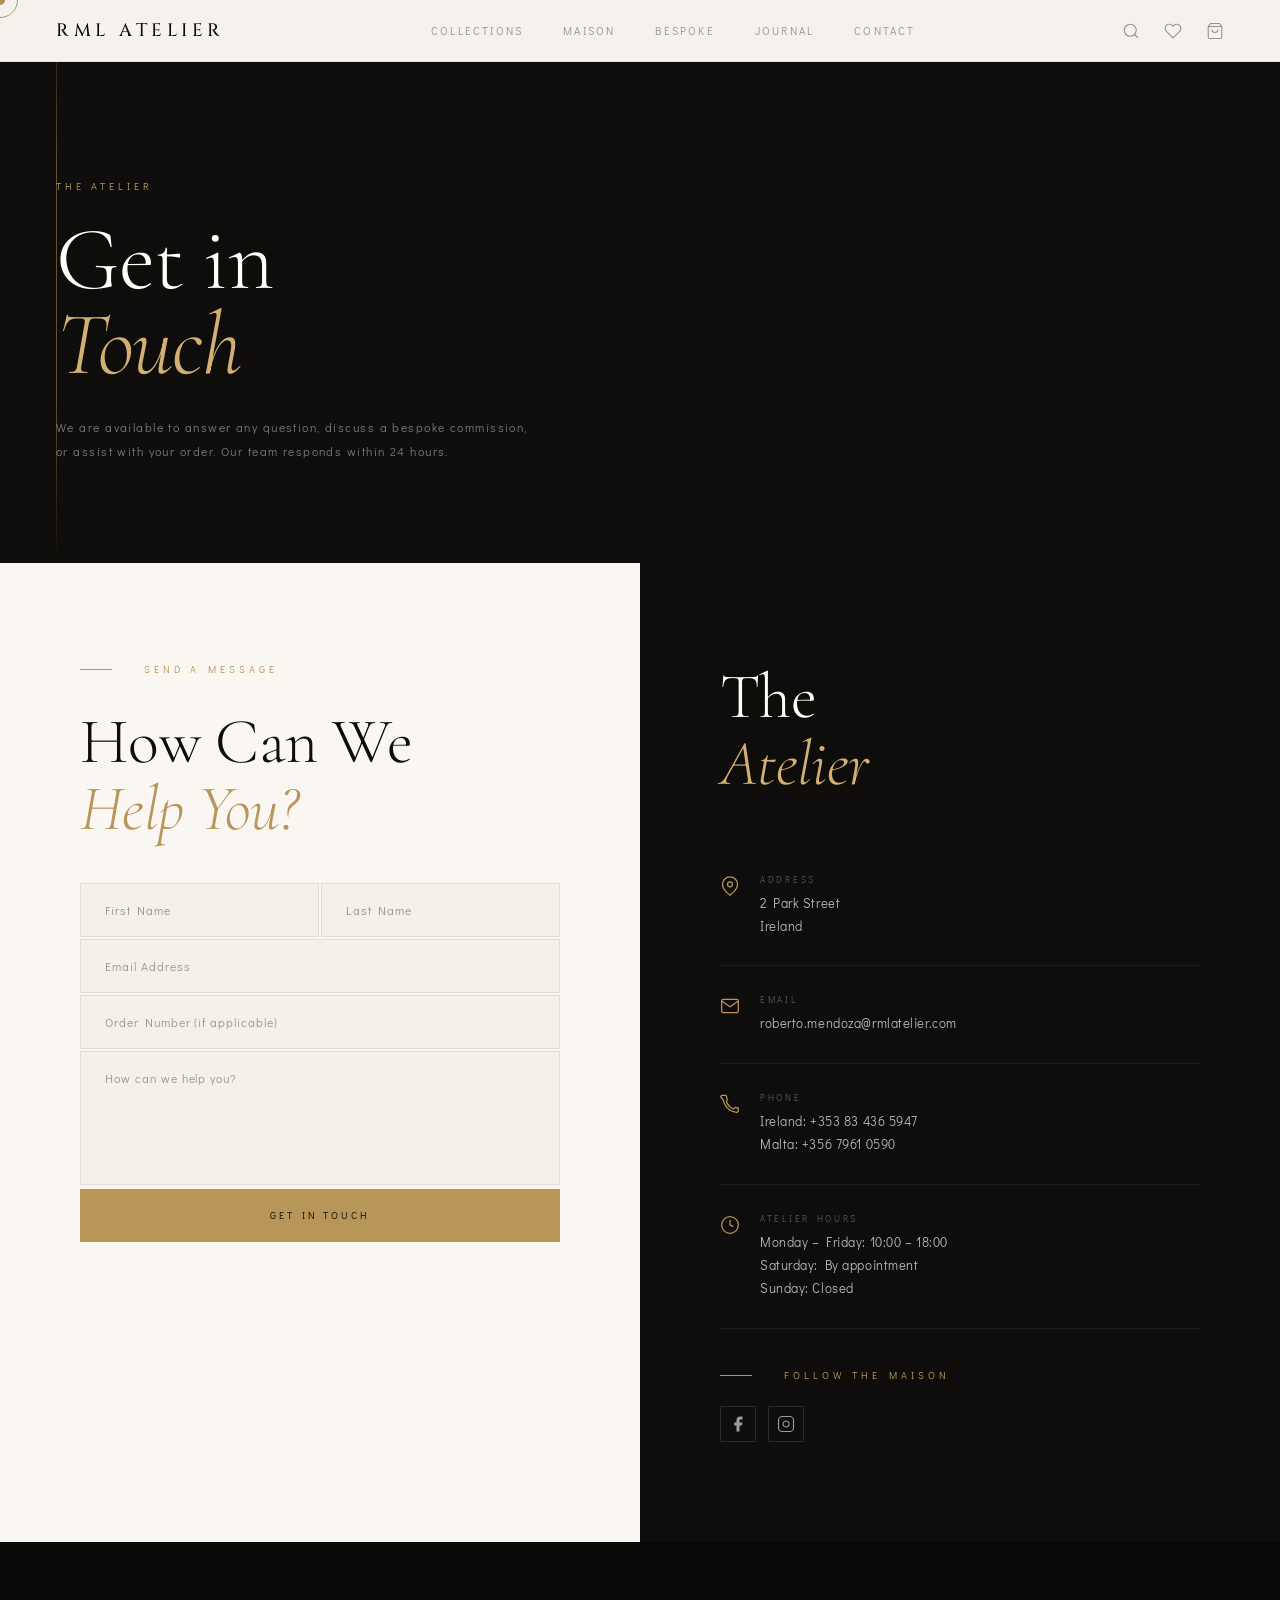
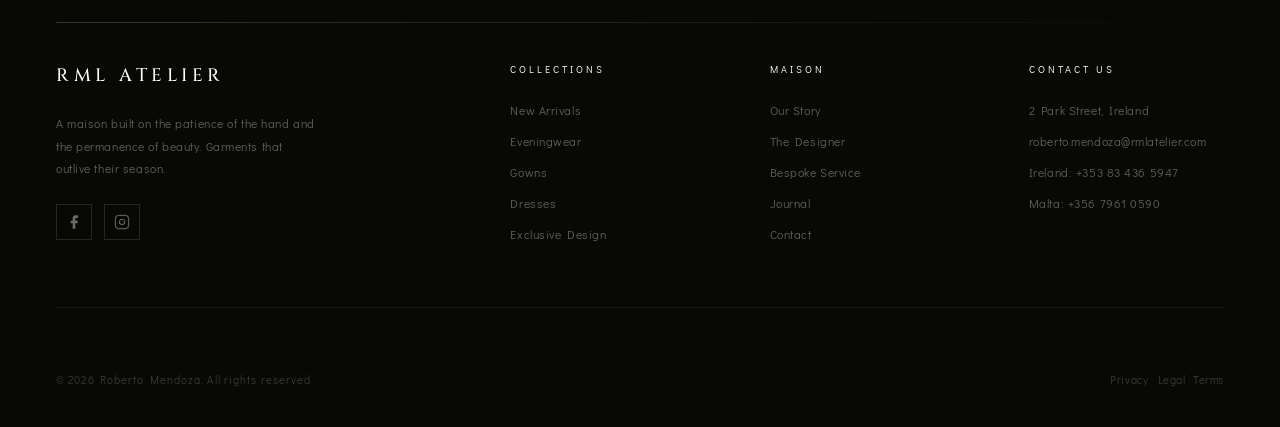
<file: contact.html>
<!DOCTYPE html>
<html lang="en">

<head>
    <meta charset="UTF-8">
    <meta name="viewport" content="width=device-width, initial-scale=1.0">
    <title>Contact — RML Atelier</title>
    <link rel="preconnect" href="https://fonts.googleapis.com">
    <link
        href="https://fonts.googleapis.com/css2?family=Cormorant+Garamond:ital,wght@0,300;0,400;0,500;1,300;1,400&family=Didact+Gothic&family=Cinzel:wght@400;500&display=swap"
        rel="stylesheet">
    <link rel="stylesheet" href="style.css">
</head>

<body>

    <div class="cursor" id="cursor"></div>
    <div class="cursor-ring" id="cursorRing"></div>

    <!-- Mobile Nav -->
    <div class="mobile-nav" id="mobileNav">
        <button class="mobile-nav-close" id="mobileNavClose" aria-label="Close menu">
            <svg width="20" height="20" viewBox="0 0 24 24" fill="none" stroke="currentColor" stroke-width="1.5">
                <line x1="18" y1="6" x2="6" y2="18" />
                <line x1="6" y1="6" x2="18" y2="18" />
            </svg>
        </button>
        <a href="index.html" class="mobile-logo">RML ATELIER</a>
        <nav class="mobile-links">
            <a href="collections.html">Collections</a>
            <a href="maison.html">Maison</a>
            <a href="bespoke.html">Bespoke</a>
            <a href="journal.html">Journal</a>
            <a href="contact.html">Contact</a>
        </nav>
        <div class="mobile-nav-footer">
            <p>2 Park Street, Ireland</p>
            <a href="mailto:roberto.mendoza@rmlatelier.com">roberto.mendoza@rmlatelier.com</a>
        </div>
    </div>
    <div class="mobile-nav-overlay" id="mobileNavOverlay"></div>

    <!-- Header -->
    <header id="header" class="preset-scrolled">
        <a href="index.html" class="logo">RML ATELIER</a>
        <nav>
            <a href="collections.html">Collections</a>
            <a href="maison.html">Maison</a>
            <a href="bespoke.html">Bespoke</a>
            <a href="journal.html">Journal</a>
            <a href="contact.html">Contact</a>
        </nav>
        <div class="nav-icons">
            <svg class="nav-icon" width="18" height="18" viewBox="0 0 24 24" fill="none" stroke="currentColor"
                stroke-width="1.5">
                <circle cx="11" cy="11" r="8" />
                <path d="M21 21l-4.35-4.35" />
            </svg>
            <svg class="nav-icon" width="18" height="18" viewBox="0 0 24 24" fill="none" stroke="currentColor"
                stroke-width="1.5">
                <path
                    d="M20.84 4.61a5.5 5.5 0 0 0-7.78 0L12 5.67l-1.06-1.06a5.5 5.5 0 0 0-7.78 7.78L12 21.23l8.84-8.84a5.5 5.5 0 0 0 0-7.78z" />
            </svg>
            <svg class="nav-icon" width="18" height="18" viewBox="0 0 24 24" fill="none" stroke="currentColor"
                stroke-width="1.5">
                <path d="M6 2 3 6v14a2 2 0 0 0 2 2h14a2 2 0 0 0 2-2V6l-3-4z" />
                <line x1="3" y1="6" x2="21" y2="6" />
                <path d="M16 10a4 4 0 0 1-8 0" />
            </svg>
            <button class="hamburger" id="hamburger"
                aria-label="Open menu"><span></span><span></span><span></span></button>
        </div>
    </header>

    <!-- Page Hero -->
    <div class="page-hero">
        <div class="page-hero-label">The Atelier</div>
        <h1 class="page-hero-title">Get in<br><em>Touch</em></h1>
        <p class="page-hero-sub">We are available to answer any question, discuss a bespoke commission, or assist with
            your order. Our team responds within 24 hours.</p>
    </div>

    <!-- Contact Body -->
    <div class="contact-wrap">

        <!-- Form side -->
        <div class="contact-form-side">
            <div class="section-label" style="margin-bottom:32px;">
                <span class="section-label-line"></span>
                Send a Message
            </div>
            <h2 class="section-title" style="margin-bottom:40px;">How Can We<br><em>Help You?</em></h2>
            <form class="contact-form" action="#" method="post">
                <div class="contact-form-row">
                    <input class="contact-input" type="text" placeholder="First Name" name="fname" required>
                    <input class="contact-input" type="text" placeholder="Last Name" name="lname" required>
                </div>
                <input class="contact-input" type="email" placeholder="Email Address" name="email" required>
                <input class="contact-input" type="text" placeholder="Order Number (if applicable)" name="order">
                <textarea class="contact-textarea" name="message" rows="6"
                    placeholder="How can we help you?"></textarea>
                <button class="contact-submit" type="submit">Get In Touch</button>
            </form>
        </div>

        <!-- Info side -->
        <div class="contact-info-side">
            <h2 class="section-title">The<br><em>Atelier</em></h2>

            <div class="contact-info-item">
                <div class="contact-info-icon">
                    <svg width="20" height="20" viewBox="0 0 24 24" fill="none" stroke="currentColor"
                        stroke-width="1.5">
                        <path d="M21 10c0 7-9 13-9 13s-9-6-9-13a9 9 0 0 1 18 0z" />
                        <circle cx="12" cy="10" r="3" />
                    </svg>
                </div>
                <div>
                    <div class="contact-info-label">Address</div>
                    <div class="contact-info-value">2 Park Street<br>Ireland</div>
                </div>
            </div>

            <div class="contact-info-item">
                <div class="contact-info-icon">
                    <svg width="20" height="20" viewBox="0 0 24 24" fill="none" stroke="currentColor"
                        stroke-width="1.5">
                        <path d="M4 4h16c1.1 0 2 .9 2 2v12c0 1.1-.9 2-2 2H4c-1.1 0-2-.9-2-2V6c0-1.1.9-2 2-2z" />
                        <polyline points="22,6 12,13 2,6" />
                    </svg>
                </div>
                <div>
                    <div class="contact-info-label">Email</div>
                    <div class="contact-info-value"><a
                            href="mailto:roberto.mendoza@rmlatelier.com">roberto.mendoza@rmlatelier.com</a></div>
                </div>
            </div>

            <div class="contact-info-item">
                <div class="contact-info-icon">
                    <svg width="20" height="20" viewBox="0 0 24 24" fill="none" stroke="currentColor"
                        stroke-width="1.5">
                        <path
                            d="M22 16.92v3a2 2 0 01-2.18 2 19.79 19.79 0 01-8.63-3.07A19.5 19.5 0 013.95 7.17 19.79 19.79 0 01.88 3.54 2 2 0 012.88 1.5h3a2 2 0 012 1.72 12.84 12.84 0 00.7 2.81 2 2 0 01-.45 2.11L7.91 9.91A16 16 0 0016 18l1.27-1.27a2 2 0 012.11-.45 12.84 12.84 0 002.81.7A2 2 0 0122 16.92z" />
                    </svg>
                </div>
                <div>
                    <div class="contact-info-label">Phone</div>
                    <div class="contact-info-value">
                        <a href="tel:+353834365947">Ireland: +353 83 436 5947</a><br>
                        <a href="tel:+35679610590">Malta: +356 7961 0590</a>
                    </div>
                </div>
            </div>

            <div class="contact-info-item">
                <div class="contact-info-icon">
                    <svg width="20" height="20" viewBox="0 0 24 24" fill="none" stroke="currentColor"
                        stroke-width="1.5">
                        <circle cx="12" cy="12" r="10" />
                        <polyline points="12 6 12 12 16 14" />
                    </svg>
                </div>
                <div>
                    <div class="contact-info-label">Atelier Hours</div>
                    <div class="contact-info-value">
                        Monday – Friday: 10:00 – 18:00<br>
                        Saturday: By appointment<br>
                        Sunday: Closed
                    </div>
                </div>
            </div>

            <div style="margin-top:40px;">
                <div class="section-label" style="margin-bottom:20px;">
                    <span class="section-label-line"></span>
                    Follow the Maison
                </div>
                <div class="footer-social">
                    <a href="https://www.facebook.com/profile.php?id=61576216606576" class="footer-social-link"
                        target="_blank" rel="noopener noreferrer" aria-label="Facebook"
                        style="color:rgba(255,255,255,0.6)"><svg width="18" height="18" viewBox="0 0 24 24"
                            fill="currentColor">
                            <path d="M18 2h-3a5 5 0 0 0-5 5v3H7v4h3v8h4v-8h3l1-4h-4V7a1 1 0 0 1 1-1h3z" />
                        </svg></a>
                    <a href="https://www.instagram.com/roberto_mendoza_latelier_" class="footer-social-link"
                        target="_blank" rel="noopener noreferrer" aria-label="Instagram"
                        style="color:rgba(255,255,255,0.6)"><svg width="18" height="18" viewBox="0 0 24 24" fill="none"
                            stroke="currentColor" stroke-width="1.5">
                            <rect x="2" y="2" width="20" height="20" rx="5" ry="5" />
                            <path d="M16 11.37A4 4 0 1 1 12.63 8 4 4 0 0 1 16 11.37z" />
                            <line x1="17.5" y1="6.5" x2="17.51" y2="6.5" />
                        </svg></a>
                </div>
            </div>
        </div>

    </div>

    <!-- Footer -->
    <footer>
        <div class="footer-gold-bar"></div>
        <div class="footer-top">
            <div class="footer-brand">
                <a href="index.html" class="logo">RML ATELIER</a>
                <p class="footer-desc">A maison built on the patience of the hand and the permanence of beauty. Garments
                    that outlive their season.</p>
                <div class="footer-social">
                    <a href="https://www.facebook.com/profile.php?id=61576216606576" class="footer-social-link"
                        target="_blank" rel="noopener noreferrer" aria-label="Facebook"><svg width="16" height="16"
                            viewBox="0 0 24 24" fill="currentColor">
                            <path d="M18 2h-3a5 5 0 0 0-5 5v3H7v4h3v8h4v-8h3l1-4h-4V7a1 1 0 0 1 1-1h3z" />
                        </svg></a>
                    <a href="https://www.instagram.com/roberto_mendoza_latelier_" class="footer-social-link"
                        target="_blank" rel="noopener noreferrer" aria-label="Instagram"><svg width="16" height="16"
                            viewBox="0 0 24 24" fill="none" stroke="currentColor" stroke-width="1.5">
                            <rect x="2" y="2" width="20" height="20" rx="5" ry="5" />
                            <path d="M16 11.37A4 4 0 1 1 12.63 8 4 4 0 0 1 16 11.37z" />
                            <line x1="17.5" y1="6.5" x2="17.51" y2="6.5" />
                        </svg></a>
                </div>
            </div>
            <div>
                <div class="footer-col-title">Collections</div>
                <ul class="footer-links">
                    <li><a href="collections.html">New Arrivals</a></li>
                    <li><a href="collections.html">Eveningwear</a></li>
                    <li><a href="collections.html">Gowns</a></li>
                    <li><a href="collections.html">Dresses</a></li>
                    <li><a href="collections.html">Exclusive Design</a></li>
                </ul>
            </div>
            <div>
                <div class="footer-col-title">Maison</div>
                <ul class="footer-links">
                    <li><a href="maison.html">Our Story</a></li>
                    <li><a href="maison.html">The Designer</a></li>
                    <li><a href="bespoke.html">Bespoke Service</a></li>
                    <li><a href="journal.html">Journal</a></li>
                    <li><a href="contact.html">Contact</a></li>
                </ul>
            </div>
            <div>
                <div class="footer-col-title">Contact Us</div>
                <ul class="footer-links">
                    <li><a href="#">2 Park Street, Ireland</a></li>
                    <li><a href="mailto:roberto.mendoza@rmlatelier.com">roberto.mendoza@rmlatelier.com</a></li>
                    <li><a href="tel:+353834365947">Ireland: +353 83 436 5947</a></li>
                    <li><a href="tel:+35679610590">Malta: +356 7961 0590</a></li>
                </ul>
            </div>
        </div>
        <div class="footer-bottom">
            <p class="footer-copy">© 2026 Roberto Mendoza. All rights reserved.</p>
            <p class="footer-copy" style="letter-spacing:0.05em;">Privacy · Legal · Terms</p>
        </div>
    </footer>

    <script src="shared.js"></script>
</body>

</html>
</file>
<file: style.css>
:root {
    --ink: #0e0d0b;
    --bone: #f5f0e8;
    --cream: #faf7f2;
    --gold: #b8965a;
    --gold-light: #d4af72;
    --ash: #9a9490;
    --charcoal: #2a2825;
    --warm-white: #fffef9;
}

*,
*::before,
*::after {
    margin: 0;
    padding: 0;
    box-sizing: border-box;
}

html {
    scroll-behavior: smooth;
}

body {
    background: var(--cream);
    color: var(--ink);
    font-family: "Didact Gothic", sans-serif;
    font-size: 14px;
    letter-spacing: 0.04em;
    overflow-x: hidden;
    cursor: none;
}

/* ── CUSTOM CURSOR ── */
.cursor {
    position: fixed;
    width: 10px;
    height: 10px;
    background: var(--gold);
    border-radius: 50%;
    pointer-events: none;
    z-index: 9999;
    transform: translate(-50%, -50%);
    transition:
        width 0.3s,
        height 0.3s,
        background 0.3s;
    mix-blend-mode: multiply;
}

.cursor-ring {
    position: fixed;
    width: 36px;
    height: 36px;
    border: 1px solid var(--gold);
    border-radius: 50%;
    pointer-events: none;
    z-index: 9998;
    transform: translate(-50%, -50%);
    transition:
        transform 0.12s ease-out,
        width 0.3s,
        height 0.3s;
}

body:hover .cursor {
    opacity: 1;
}

/* ── HEADER ── */
header {
    position: fixed;
    top: 0;
    left: 0;
    right: 0;
    z-index: 100;
    display: flex;
    align-items: center;
    justify-content: space-between;
    padding: 28px 56px;
    mix-blend-mode: normal;
    transition:
        background 0.5s,
        padding 0.4s;
}

header.scrolled {
    background: rgba(250, 247, 242, 0.95);
    backdrop-filter: blur(12px);
    padding: 18px 56px;
    border-bottom: 1px solid rgba(184, 150, 90, 0.2);
}

.logo {
    font-family: "Cinzel", serif;
    font-size: 18px;
    font-weight: 500;
    letter-spacing: 0.25em;
    color: var(--warm-white);
    text-decoration: none;
    transition: color 0.4s;
}

header.scrolled .logo {
    color: var(--ink);
}

nav {
    display: flex;
    gap: 40px;
    align-items: center;
}

nav a {
    font-family: "Didact Gothic", sans-serif;
    font-size: 11px;
    letter-spacing: 0.2em;
    text-transform: uppercase;
    color: rgba(255, 255, 255, 0.8);
    text-decoration: none;
    position: relative;
    transition: color 0.3s;
}

nav a::after {
    content: "";
    position: absolute;
    bottom: -4px;
    left: 0;
    right: 0;
    height: 1px;
    background: var(--gold-light);
    transform: scaleX(0);
    transform-origin: left;
    transition: transform 0.4s ease;
}

nav a:hover::after {
    transform: scaleX(1);
}

nav a:hover {
    color: var(--gold-light);
}

header.scrolled nav a {
    color: var(--ash);
}

header.scrolled nav a:hover {
    color: var(--ink);
}

.nav-icons {
    display: flex;
    gap: 24px;
    align-items: center;
}

.nav-icon {
    color: rgba(255, 255, 255, 0.8);
    cursor: none;
    transition: color 0.3s;
}

header.scrolled .nav-icon {
    color: var(--ash);
}

.nav-icon:hover {
    color: var(--gold-light);
}

/* ── HERO ── */
.hero {
    height: 100vh;
    position: relative;
    overflow: hidden;
    display: flex;
    align-items: flex-end;
}

.hero-bg {
    position: absolute;
    inset: 0;
    background:
        linear-gradient(
            160deg,
            rgba(14, 13, 11, 0.82) 0%,
            rgba(14, 13, 11, 0.52) 50%,
            rgba(14, 13, 11, 0.88) 100%
        ),
        url("https://media.rmlatelier.com/wp-content/uploads/2025/12/IMG_9219.webp")
            center top / cover no-repeat;
    z-index: 0;
}

/* Fabric texture overlay */
.hero-bg::before {
    content: "";
    position: absolute;
    inset: 0;
    background-image: url("data:image/svg+xml,%3Csvg xmlns='http://www.w3.org/2000/svg' width='4' height='4'%3E%3Crect width='1' height='1' x='0' y='0' fill='rgba(255,255,255,0.015)'/%3E%3Crect width='1' height='1' x='2' y='2' fill='rgba(255,255,255,0.015)'/%3E%3C/svg%3E");
    opacity: 0.8;
}

/* Gold accent line */
.hero-bg::after {
    content: "";
    position: absolute;
    left: 56px;
    top: 0;
    bottom: 0;
    width: 1px;
    background: linear-gradient(
        to bottom,
        transparent,
        rgba(184, 150, 90, 0.5) 30%,
        rgba(184, 150, 90, 0.5) 70%,
        transparent
    );
}

.hero-content {
    position: relative;
    z-index: 2;
    padding: 0 56px 100px;
    max-width: 900px;
}

.hero-eyebrow {
    font-family: "Didact Gothic", sans-serif;
    font-size: 10px;
    letter-spacing: 0.45em;
    text-transform: uppercase;
    color: var(--gold);
    margin-bottom: 28px;
    opacity: 0;
    transform: translateY(20px);
    animation: fadeUp 1s 0.3s ease forwards;
}

.hero-title {
    font-family: "Cormorant Garamond", serif;
    font-size: clamp(64px, 8vw, 120px);
    font-weight: 300;
    line-height: 0.92;
    color: var(--warm-white);
    letter-spacing: -0.01em;
    margin-bottom: 40px;
    opacity: 0;
    animation: fadeUp 1.2s 0.5s ease forwards;
}

.hero-title em {
    font-style: italic;
    color: var(--gold-light);
    font-weight: 300;
}

.hero-desc {
    font-size: 12px;
    letter-spacing: 0.12em;
    line-height: 2;
    color: rgba(255, 255, 255, 0.55);
    max-width: 380px;
    margin-bottom: 56px;
    opacity: 0;
    animation: fadeUp 1s 0.8s ease forwards;
}

.hero-cta {
    display: inline-flex;
    align-items: center;
    gap: 20px;
    opacity: 0;
    animation: fadeUp 1s 1s ease forwards;
}

.btn-primary {
    font-family: "Didact Gothic", sans-serif;
    font-size: 10px;
    letter-spacing: 0.3em;
    text-transform: uppercase;
    color: var(--ink);
    background: var(--gold);
    border: none;
    padding: 16px 36px;
    cursor: none;
    text-decoration: none;
    transition:
        background 0.3s,
        color 0.3s;
    display: inline-block;
}

.btn-primary:hover {
    background: var(--gold-light);
}

.btn-ghost {
    font-family: "Didact Gothic", sans-serif;
    font-size: 10px;
    letter-spacing: 0.3em;
    text-transform: uppercase;
    color: rgba(255, 255, 255, 0.7);
    text-decoration: none;
    border-bottom: 1px solid rgba(255, 255, 255, 0.25);
    padding-bottom: 4px;
    transition:
        color 0.3s,
        border-color 0.3s;
    display: inline-block;
}

.btn-ghost:hover {
    color: var(--gold-light);
    border-color: var(--gold-light);
}

.hero-scroll {
    position: absolute;
    bottom: 48px;
    right: 56px;
    z-index: 2;
    display: flex;
    flex-direction: column;
    align-items: center;
    gap: 12px;
    color: rgba(255, 255, 255, 0.4);
    font-size: 9px;
    letter-spacing: 0.3em;
    text-transform: uppercase;
    opacity: 0;
    animation: fadeIn 1s 1.5s ease forwards;
}

.hero-scroll-line {
    width: 1px;
    height: 60px;
    background: linear-gradient(to bottom, var(--gold), transparent);
    animation: scrollPulse 2s infinite;
}

/* Collection number */
.hero-num {
    position: absolute;
    top: 50%;
    right: 56px;
    transform: translateY(-50%);
    z-index: 2;
    font-family: "Cormorant Garamond", serif;
    font-size: 180px;
    font-weight: 300;
    color: rgba(255, 255, 255, 0.04);
    line-height: 1;
    pointer-events: none;
    letter-spacing: -0.05em;
}

/* ── MARQUEE ── */
.marquee-wrap {
    background: var(--ink);
    padding: 18px 0;
    overflow: hidden;
    position: relative;
}

.marquee {
    display: flex;
    gap: 0;
    white-space: nowrap;
    animation: marquee 22s linear infinite;
}

.marquee-item {
    display: inline-flex;
    align-items: center;
    gap: 40px;
    padding-right: 40px;
    font-family: "Cormorant Garamond", serif;
    font-size: 15px;
    font-style: italic;
    font-weight: 300;
    color: var(--ash);
    letter-spacing: 0.08em;
}

.marquee-dot {
    width: 4px;
    height: 4px;
    background: var(--gold);
    border-radius: 50%;
    flex-shrink: 0;
}

/* ── SECTION HEADERS ── */
.section-label {
    font-size: 10px;
    letter-spacing: 0.4em;
    text-transform: uppercase;
    color: var(--gold);
    display: flex;
    align-items: center;
    gap: 16px;
    margin-bottom: 20px;
}

.section-label::before {
    content: "";
    display: inline-block;
    width: 32px;
    height: 1px;
    background: var(--gold);
}

.section-title {
    font-family: "Cormorant Garamond", serif;
    font-size: clamp(40px, 5vw, 72px);
    font-weight: 300;
    line-height: 1.05;
    letter-spacing: -0.01em;
    color: var(--ink);
}

.section-title em {
    font-style: italic;
    color: var(--gold);
}

/* ── ABOUT / PHILOSOPHY ── */
.philosophy {
    padding: 140px 56px;
    display: grid;
    grid-template-columns: 1fr 1fr;
    gap: 80px;
    align-items: center;
    max-width: 1400px;
    margin: 0 auto;
}

.philosophy-text {
    font-family: "Cormorant Garamond", serif;
    font-size: 22px;
    font-weight: 300;
    line-height: 1.7;
    color: var(--charcoal);
    margin-top: 32px;
    margin-bottom: 40px;
}

.philosophy-detail {
    font-size: 12px;
    line-height: 2;
    color: var(--ash);
    max-width: 420px;
}

.philosophy-right {
    position: relative;
}

.philosophy-img-frame {
    aspect-ratio: 3/4;
    background: var(--charcoal);
    position: relative;
    overflow: hidden;
}

/* Real photo support */
.philosophy-img-frame img {
    position: absolute;
    inset: 0;
    width: 100%;
    height: 100%;
    object-fit: cover;
    object-position: center top;
    z-index: 1;
    filter: grayscale(10%);
}

/* Elegant placeholder for image */
.philosophy-img-frame::before {
    content: "";
    position: absolute;
    inset: 0;
    background: linear-gradient(135deg, #2a2825 0%, #1a1714 100%);
}

.philosophy-img-frame::after {
    content: "RML";
    position: absolute;
    inset: 0;
    display: flex;
    align-items: center;
    justify-content: center;
    font-family: "Cinzel", serif;
    font-size: 48px;
    letter-spacing: 0.3em;
    color: rgba(184, 150, 90, 0.2);
}

.philosophy-accent {
    position: absolute;
    top: -24px;
    left: -24px;
    right: 24px;
    bottom: 24px;
    border: 1px solid rgba(184, 150, 90, 0.3);
    pointer-events: none;
    z-index: -1;
}

.philosophy-stat {
    position: absolute;
    bottom: -32px;
    left: -32px;
    background: var(--bone);
    padding: 28px 36px;
    border-left: 2px solid var(--gold);
}

.stat-num {
    font-family: "Cormorant Garamond", serif;
    font-size: 48px;
    font-weight: 300;
    color: var(--ink);
    line-height: 1;
}

.stat-label {
    font-size: 10px;
    letter-spacing: 0.25em;
    text-transform: uppercase;
    color: var(--ash);
    margin-top: 6px;
}

/* ── COLLECTIONS ── */
.collections {
    padding: 100px 56px 140px;
    background: var(--bone);
}

.collections-header {
    display: flex;
    justify-content: space-between;
    align-items: flex-end;
    margin-bottom: 72px;
}

.view-all {
    font-size: 10px;
    letter-spacing: 0.3em;
    text-transform: uppercase;
    color: var(--ash);
    text-decoration: none;
    border-bottom: 1px solid var(--ash);
    padding-bottom: 4px;
    transition:
        color 0.3s,
        border-color 0.3s;
}

.view-all:hover {
    color: var(--ink);
    border-color: var(--ink);
}

.products-grid {
    display: grid;
    grid-template-columns: repeat(3, 1fr);
    gap: 2px;
}

.product-card {
    position: relative;
    overflow: hidden;
    cursor: none;
}

.product-card:first-child {
    grid-row: span 2;
}

.product-img {
    aspect-ratio: 2/3;
    position: relative;
    overflow: hidden;
    background: var(--charcoal);
    transition: transform 0.6s cubic-bezier(0.25, 0.46, 0.45, 0.94);
}

.product-card:first-child .product-img {
    aspect-ratio: auto;
    height: 100%;
}

/* Placeholder fills */
.product-img::before {
    content: "";
    position: absolute;
    inset: 0;
    transition: transform 0.6s ease;
}

.p1::before {
    background: linear-gradient(160deg, #2d2820, #1a1410);
}

.p2::before {
    background: linear-gradient(160deg, #2a2318, #3d2f1e);
}

.p3::before {
    background: linear-gradient(160deg, #1e1e1e, #2a2825);
}

.p4::before {
    background: linear-gradient(160deg, #241c14, #1a1410);
}

.p5::before {
    background: linear-gradient(160deg, #2d2820, #1a1714);
}

.product-img::after {
    content: attr(data-name);
    position: absolute;
    inset: 0;
    display: flex;
    align-items: center;
    justify-content: center;
    font-family: "Cormorant Garamond", serif;
    font-size: 13px;
    font-style: italic;
    font-weight: 300;
    color: rgba(255, 255, 255, 0.18);
    letter-spacing: 0.15em;
}

.product-card:hover .product-img {
    transform: scale(1.03);
}

.product-overlay {
    position: absolute;
    bottom: 0;
    left: 0;
    right: 0;
    padding: 40px 28px 28px;
    background: linear-gradient(
        to top,
        rgba(14, 13, 11, 0.85) 0%,
        transparent 100%
    );
    transform: translateY(8px);
    transition: transform 0.4s ease;
}

.product-card:hover .product-overlay {
    transform: translateY(0);
}

.product-category {
    font-size: 9px;
    letter-spacing: 0.35em;
    text-transform: uppercase;
    color: var(--gold);
    margin-bottom: 6px;
}

.product-name {
    font-family: "Cormorant Garamond", serif;
    font-size: 22px;
    font-weight: 300;
    color: var(--warm-white);
    margin-bottom: 10px;
}

.product-price {
    font-size: 11px;
    letter-spacing: 0.1em;
    color: rgba(255, 255, 255, 0.6);
    display: flex;
    justify-content: space-between;
    align-items: center;
}

.product-add {
    width: 32px;
    height: 32px;
    border: 1px solid rgba(255, 255, 255, 0.3);
    display: flex;
    align-items: center;
    justify-content: center;
    color: rgba(255, 255, 255, 0.7);
    font-size: 18px;
    transition:
        background 0.3s,
        border-color 0.3s;
    cursor: none;
}

.product-add:hover {
    background: var(--gold);
    border-color: var(--gold);
    color: var(--ink);
}

/* Real photo support for product cards */
.product-img img {
    position: absolute;
    inset: 0;
    width: 100%;
    height: 100%;
    object-fit: cover;
    z-index: 1;
}

.product-overlay {
    z-index: 2;
}

/* Real photo support for craft images */
.craft-img img {
    position: absolute;
    inset: 0;
    width: 100%;
    height: 100%;
    object-fit: cover;
    z-index: 1;
    opacity: 0.65;
}

/* ── CRAFT SECTION ── */
.craft {
    padding: 140px 56px;
    background: var(--ink);
    display: grid;
    grid-template-columns: 1fr 1fr;
    gap: 120px;
    align-items: center;
}

.craft-visuals {
    display: grid;
    grid-template-columns: 1fr 1fr;
    gap: 12px;
    position: relative;
}

.craft-img {
    background: var(--charcoal);
    position: relative;
    overflow: hidden;
}

.craft-img:nth-child(1) {
    aspect-ratio: 1;
}

.craft-img:nth-child(2) {
    aspect-ratio: 1;
    margin-top: 40px;
}

.craft-img:nth-child(3) {
    aspect-ratio: 2/1;
    grid-column: span 2;
}

.craft-img::before {
    content: "";
    position: absolute;
    inset: 0;
}

.ci1::before {
    background: linear-gradient(135deg, #2a2825, #1a1410);
}

.ci2::before {
    background: linear-gradient(135deg, #2d2318, #1a1410);
}

.ci3::before {
    background: linear-gradient(to right, #1e1c18, #2a2318);
}

.craft-gold-line {
    position: absolute;
    left: -20px;
    top: 60px;
    bottom: 60px;
    width: 1px;
    background: linear-gradient(
        to bottom,
        transparent,
        var(--gold) 30%,
        var(--gold) 70%,
        transparent
    );
}

.craft-section-label {
    font-size: 10px;
    letter-spacing: 0.4em;
    text-transform: uppercase;
    color: var(--gold);
    display: flex;
    align-items: center;
    gap: 16px;
    margin-bottom: 20px;
}

.craft-section-label::before {
    content: "";
    display: inline-block;
    width: 32px;
    height: 1px;
    background: var(--gold);
}

.craft-title {
    font-family: "Cormorant Garamond", serif;
    font-size: clamp(36px, 4vw, 60px);
    font-weight: 300;
    line-height: 1.1;
    color: var(--warm-white);
    margin-bottom: 36px;
}

.craft-title em {
    font-style: italic;
    color: var(--gold-light);
}

.craft-desc {
    font-size: 13px;
    line-height: 2;
    color: rgba(255, 255, 255, 0.45);
    margin-bottom: 56px;
    max-width: 400px;
}

.craft-pillars {
    display: flex;
    flex-direction: column;
    gap: 0;
}

.pillar {
    display: flex;
    align-items: flex-start;
    gap: 24px;
    padding: 24px 0;
    border-top: 1px solid rgba(255, 255, 255, 0.07);
}

.pillar:last-child {
    border-bottom: 1px solid rgba(255, 255, 255, 0.07);
}

.pillar-num {
    font-family: "Cormorant Garamond", serif;
    font-size: 13px;
    color: var(--gold);
    min-width: 24px;
    padding-top: 2px;
}

.pillar-title {
    font-size: 11px;
    letter-spacing: 0.2em;
    text-transform: uppercase;
    color: var(--warm-white);
    margin-bottom: 6px;
}

.pillar-desc {
    font-size: 12px;
    line-height: 1.7;
    color: rgba(255, 255, 255, 0.4);
}

/* ── EDITORIAL STRIP ── */
.editorial {
    background: var(--charcoal);
    padding: 80px 56px;
    display: flex;
    align-items: center;
    justify-content: space-between;
    gap: 48px;
}

.editorial-text {
    font-family: "Cormorant Garamond", serif;
    font-size: clamp(28px, 3.5vw, 52px);
    font-weight: 300;
    font-style: italic;
    color: var(--warm-white);
    line-height: 1.2;
    max-width: 600px;
}

.editorial-text span {
    color: var(--gold-light);
}

.editorial-right {
    flex-shrink: 0;
    text-align: right;
}

.editorial-collection {
    font-size: 10px;
    letter-spacing: 0.4em;
    text-transform: uppercase;
    color: var(--gold);
    margin-bottom: 20px;
}

/* ── TESTIMONIALS ── */
.testimonials {
    padding: 140px 56px;
    max-width: 1400px;
    margin: 0 auto;
}

.testimonials-header {
    text-align: center;
    margin-bottom: 80px;
}

.testimonials-grid {
    display: grid;
    grid-template-columns: repeat(3, 1fr);
    gap: 2px;
}

.testimonial {
    background: var(--bone);
    padding: 48px 40px;
    position: relative;
}

.testimonial::before {
    content: "\201C";
    font-family: "Cormorant Garamond", serif;
    font-size: 80px;
    color: var(--gold);
    opacity: 0.4;
    position: absolute;
    top: 20px;
    left: 30px;
    line-height: 1;
}

.testimonial-text {
    font-family: "Cormorant Garamond", serif;
    font-size: 18px;
    font-style: italic;
    font-weight: 300;
    line-height: 1.7;
    color: var(--charcoal);
    margin-bottom: 32px;
    padding-top: 32px;
}

.testimonial-author {
    display: flex;
    align-items: center;
    gap: 16px;
}

.author-avatar {
    width: 36px;
    height: 36px;
    background: var(--gold);
    border-radius: 50%;
    display: flex;
    align-items: center;
    justify-content: center;
    font-family: "Cinzel", serif;
    font-size: 11px;
    color: var(--ink);
}

.author-name {
    font-size: 10px;
    letter-spacing: 0.2em;
    text-transform: uppercase;
    color: var(--ink);
}

.author-title {
    font-size: 10px;
    color: var(--ash);
    margin-top: 3px;
}

/* ── NEWSLETTER ── */
.newsletter {
    background: var(--ink);
    padding: 120px 56px;
    text-align: center;
    position: relative;
    overflow: hidden;
}

.newsletter::before {
    content: "";
    position: absolute;
    top: 50%;
    left: 50%;
    transform: translate(-50%, -50%);
    width: 600px;
    height: 600px;
    border-radius: 50%;
    background: radial-gradient(
        circle,
        rgba(184, 150, 90, 0.08) 0%,
        transparent 70%
    );
    pointer-events: none;
}

.newsletter-eyebrow {
    font-size: 10px;
    letter-spacing: 0.4em;
    text-transform: uppercase;
    color: var(--gold);
    margin-bottom: 24px;
}

.newsletter-title {
    font-family: "Cormorant Garamond", serif;
    font-size: clamp(36px, 4.5vw, 64px);
    font-weight: 300;
    color: var(--warm-white);
    margin-bottom: 16px;
    line-height: 1.1;
}

.newsletter-sub {
    font-size: 12px;
    color: rgba(255, 255, 255, 0.4);
    letter-spacing: 0.1em;
    margin-bottom: 56px;
    line-height: 1.8;
}

.newsletter-form {
    display: flex;
    max-width: 480px;
    margin: 0 auto;
    gap: 0;
}

.newsletter-input {
    flex: 1;
    background: rgba(255, 255, 255, 0.05);
    border: 1px solid rgba(255, 255, 255, 0.12);
    border-right: none;
    color: var(--warm-white);
    font-family: "Didact Gothic", sans-serif;
    font-size: 12px;
    letter-spacing: 0.1em;
    padding: 16px 24px;
    outline: none;
    transition: border-color 0.3s;
}

.newsletter-input::placeholder {
    color: rgba(255, 255, 255, 0.3);
}

.newsletter-input:focus {
    border-color: rgba(184, 150, 90, 0.5);
}

.newsletter-btn {
    background: var(--gold);
    border: none;
    color: var(--ink);
    font-family: "Didact Gothic", sans-serif;
    font-size: 10px;
    letter-spacing: 0.3em;
    text-transform: uppercase;
    padding: 16px 28px;
    cursor: none;
    transition: background 0.3s;
}

.newsletter-btn:hover {
    background: var(--gold-light);
}

/* ── FOOTER ── */
footer {
    background: #080806;
    padding: 80px 56px 40px;
    color: rgba(255, 255, 255, 0.4);
}

.footer-top {
    display: grid;
    grid-template-columns: 2fr 1fr 1fr 1fr;
    gap: 64px;
    margin-bottom: 64px;
    padding-bottom: 64px;
    border-bottom: 1px solid rgba(255, 255, 255, 0.06);
}

.footer-brand .logo {
    display: block;
    margin-bottom: 24px;
    color: var(--warm-white);
}

.footer-desc {
    font-size: 12px;
    line-height: 1.9;
    color: rgba(255, 255, 255, 0.35);
    max-width: 260px;
}

.footer-col-title {
    font-size: 10px;
    letter-spacing: 0.3em;
    text-transform: uppercase;
    color: var(--warm-white);
    margin-bottom: 24px;
}

.footer-links {
    list-style: none;
    display: flex;
    flex-direction: column;
    gap: 12px;
}

.footer-links a {
    font-size: 12px;
    color: rgba(255, 255, 255, 0.35);
    text-decoration: none;
    transition: color 0.3s;
}

.footer-links a:hover {
    color: var(--gold-light);
}

.footer-bottom {
    display: flex;
    justify-content: space-between;
    align-items: center;
}

.footer-copy {
    font-size: 11px;
    color: rgba(255, 255, 255, 0.2);
    letter-spacing: 0.1em;
}

.footer-gold-bar {
    height: 1px;
    background: linear-gradient(to right, var(--gold), transparent);
    margin-bottom: 40px;
    opacity: 0.3;
}

/* ── ANIMATIONS ── */
@keyframes fadeUp {
    to {
        opacity: 1;
        transform: translateY(0);
    }
}

@keyframes fadeIn {
    to {
        opacity: 1;
    }
}

@keyframes marquee {
    from {
        transform: translateX(0);
    }

    to {
        transform: translateX(-50%);
    }
}

@keyframes scrollPulse {
    0%,
    100% {
        opacity: 0.4;
        transform: scaleY(1);
    }

    50% {
        opacity: 1;
        transform: scaleY(0.8);
    }
}

/* Scroll reveal */
.reveal {
    opacity: 0;
    transform: translateY(40px);
    transition:
        opacity 0.9s ease,
        transform 0.9s ease;
}

.reveal.visible {
    opacity: 1;
    transform: translateY(0);
}

.reveal-delay-1 {
    transition-delay: 0.1s;
}

.reveal-delay-2 {
    transition-delay: 0.2s;
}

.reveal-delay-3 {
    transition-delay: 0.3s;
}

/* Hover lift */
.lift {
    transition:
        transform 0.4s cubic-bezier(0.25, 0.46, 0.45, 0.94),
        box-shadow 0.4s ease;
}

.lift:hover {
    transform: translateY(-6px);
    box-shadow: 0 20px 60px rgba(0, 0, 0, 0.12);
}

/* ── FEATURED SPLIT ── */
.featured-split {
    display: grid;
    grid-template-columns: 1fr 1fr;
    height: 80vh;
    min-height: 500px;
}

.featured-split-item {
    position: relative;
    overflow: hidden;
    cursor: none;
}

.featured-split-item img {
    width: 100%;
    height: 100%;
    object-fit: cover;
    transition: transform 0.8s cubic-bezier(0.25, 0.46, 0.45, 0.94);
    display: block;
}

.featured-split-item:hover img {
    transform: scale(1.05);
}

.featured-split-overlay {
    position: absolute;
    inset: 0;
    background: linear-gradient(
        to top,
        rgba(0, 0, 0, 0.72) 0%,
        rgba(0, 0, 0, 0.18) 55%,
        transparent 100%
    );
    display: flex;
    flex-direction: column;
    align-items: flex-start;
    justify-content: flex-end;
    padding: 56px 48px;
}

.featured-split-title {
    font-family: "Cormorant Garamond", serif;
    font-size: clamp(22px, 2.4vw, 36px);
    font-weight: 300;
    color: var(--warm-white);
    line-height: 1.3;
    margin-bottom: 28px;
}

.featured-split-title em {
    font-style: italic;
    color: var(--gold-light);
}

/* ── VALUES ── */
.values {
    padding: 120px 56px;
    background: var(--cream);
    text-align: center;
}

.values-header {
    margin-bottom: 72px;
}

.values-grid {
    display: grid;
    grid-template-columns: repeat(3, 1fr);
    gap: 40px;
    max-width: 1200px;
    margin: 0 auto;
}

.value-card {
    text-align: center;
    padding: 48px 32px;
    border: 1px solid rgba(184, 150, 90, 0.15);
    transition:
        border-color 0.4s,
        box-shadow 0.4s;
}

.value-card:hover {
    border-color: rgba(184, 150, 90, 0.45);
    box-shadow: 0 8px 40px rgba(0, 0, 0, 0.06);
}

.value-icon {
    width: 60px;
    height: 60px;
    margin: 0 auto 24px;
    display: flex;
    align-items: center;
    justify-content: center;
    border: 1px solid var(--gold);
    color: var(--gold);
}

.value-title {
    font-family: "Cormorant Garamond", serif;
    font-size: 28px;
    font-weight: 300;
    letter-spacing: 0.04em;
    color: var(--ink);
    margin-bottom: 16px;
}

.value-desc {
    font-size: 12px;
    line-height: 2;
    color: var(--ash);
    max-width: 300px;
    margin: 0 auto;
}

/* ── BENEFITS ── */
.benefits {
    display: grid;
    grid-template-columns: repeat(4, 1fr);
    border-top: 1px solid rgba(0, 0, 0, 0.06);
}

.benefit {
    padding: 48px 40px;
    display: flex;
    flex-direction: column;
    gap: 16px;
    border-right: 1px solid rgba(0, 0, 0, 0.06);
    background: var(--bone);
}

.benefit:last-child {
    border-right: none;
}

.benefit-icon {
    color: var(--gold);
}

.benefit-title {
    font-family: "Cinzel", serif;
    font-size: 11px;
    letter-spacing: 0.2em;
    text-transform: uppercase;
    color: var(--ink);
}

.benefit-desc {
    font-size: 12px;
    line-height: 1.9;
    color: var(--ash);
}

/* ── TRENDING ── */
.trending {
    padding: 100px 56px 120px;
    background: var(--bone);
}

.trending-header {
    margin-bottom: 56px;
}

.trending-grid {
    display: grid;
    grid-template-columns: repeat(4, 1fr);
    gap: 20px;
}

.trend-card {
    cursor: none;
}

.trend-img {
    aspect-ratio: 2/3;
    position: relative;
    overflow: hidden;
    background: var(--charcoal);
    margin-bottom: 16px;
}

.trend-img img {
    width: 100%;
    height: 100%;
    object-fit: cover;
    transition: transform 0.6s cubic-bezier(0.25, 0.46, 0.45, 0.94);
    display: block;
}

.trend-card:hover .trend-img img {
    transform: scale(1.05);
}

.trend-hover-overlay {
    position: absolute;
    inset: 0;
    background: rgba(0, 0, 0, 0.32);
    display: flex;
    align-items: center;
    justify-content: center;
    opacity: 0;
    transition: opacity 0.4s;
}

.trend-card:hover .trend-hover-overlay {
    opacity: 1;
}

.trend-info {
    display: flex;
    justify-content: space-between;
    align-items: baseline;
    margin-bottom: 8px;
}

.trend-name {
    font-family: "Cormorant Garamond", serif;
    font-size: 19px;
    font-weight: 300;
    color: var(--ink);
}

.trend-price {
    font-size: 11px;
    letter-spacing: 0.1em;
    color: var(--ash);
}

.size-tags {
    display: flex;
    gap: 6px;
}

.size-tags span {
    font-size: 9px;
    letter-spacing: 0.15em;
    color: var(--ash);
    border: 1px solid rgba(0, 0, 0, 0.15);
    padding: 3px 8px;
}

/* ── DESIGNER ── */
.designer {
    padding: 140px 56px;
    display: grid;
    grid-template-columns: 1fr 1fr;
    gap: 100px;
    align-items: center;
    max-width: 1400px;
    margin: 0 auto;
}

.designer-img {
    position: relative;
}

.designer-img img {
    width: 100%;
    aspect-ratio: 3/4;
    object-fit: cover;
    object-position: center top;
    display: block;
    filter: grayscale(15%);
}

.designer-img-label {
    position: absolute;
    bottom: -20px;
    right: -20px;
    background: var(--gold);
    color: var(--ink);
    font-family: "Cinzel", serif;
    font-size: 10px;
    letter-spacing: 0.3em;
    text-transform: uppercase;
    padding: 14px 24px;
}

.designer-quote {
    font-family: "Cormorant Garamond", serif;
    font-size: 21px;
    font-weight: 300;
    font-style: italic;
    line-height: 1.7;
    color: var(--charcoal);
    border-left: 2px solid var(--gold);
    padding-left: 28px;
    margin: 32px 0;
}

.designer-desc {
    font-size: 13px;
    line-height: 2;
    color: var(--ash);
    max-width: 440px;
}

/* ── MOBILE NAV ── */
.hamburger {
    display: none;
    flex-direction: column;
    justify-content: center;
    gap: 5px;
    background: none;
    border: none;
    cursor: pointer;
    padding: 4px;
    width: 32px;
    height: 32px;
}

.hamburger span {
    display: block;
    width: 22px;
    height: 1px;
    background: rgba(255, 255, 255, 0.85);
    transition: background 0.3s;
    pointer-events: none;
}

header.scrolled .hamburger span {
    background: var(--ink);
}

.mobile-nav {
    position: fixed;
    top: 0;
    right: 0;
    width: min(360px, 85vw);
    height: 100vh;
    background: var(--ink);
    z-index: 200;
    display: flex;
    flex-direction: column;
    padding: 40px 40px 60px;
    transform: translateX(100%);
    transition: transform 0.5s cubic-bezier(0.25, 0.46, 0.45, 0.94);
    overflow-y: auto;
}

.mobile-nav.open {
    transform: translateX(0);
}

.mobile-nav-overlay {
    position: fixed;
    inset: 0;
    background: rgba(0, 0, 0, 0.6);
    z-index: 199;
    opacity: 0;
    pointer-events: none;
    transition: opacity 0.4s;
}

.mobile-nav-overlay.open {
    opacity: 1;
    pointer-events: all;
}

.mobile-nav-close {
    align-self: flex-end;
    background: none;
    border: none;
    color: rgba(255, 255, 255, 0.6);
    cursor: pointer;
    padding: 8px;
    margin-bottom: 32px;
    transition: color 0.3s;
}

.mobile-nav-close:hover {
    color: var(--gold);
}

.mobile-logo {
    font-family: "Cinzel", serif;
    font-size: 16px;
    letter-spacing: 0.25em;
    color: var(--warm-white);
    text-decoration: none;
    margin-bottom: 48px;
    display: block;
}

.mobile-links {
    display: flex;
    flex-direction: column;
    flex: 1;
}

.mobile-links a {
    font-family: "Didact Gothic", sans-serif;
    font-size: 13px;
    letter-spacing: 0.2em;
    text-transform: uppercase;
    color: rgba(255, 255, 255, 0.6);
    text-decoration: none;
    padding: 18px 0;
    border-bottom: 1px solid rgba(255, 255, 255, 0.07);
    transition: color 0.3s;
}

.mobile-links a:hover {
    color: var(--gold-light);
}

.mobile-nav-footer {
    margin-top: 48px;
    padding-top: 32px;
    border-top: 1px solid rgba(255, 255, 255, 0.07);
}

.mobile-nav-footer p,
.mobile-nav-footer a {
    font-size: 11px;
    color: rgba(255, 255, 255, 0.3);
    line-height: 1.9;
    text-decoration: none;
    display: block;
}

.mobile-nav-footer a:hover {
    color: var(--gold-light);
}

/* ── FOOTER SOCIAL ── */
.footer-social {
    display: flex;
    gap: 12px;
    margin-top: 24px;
}

.footer-social-link {
    width: 36px;
    height: 36px;
    border: 1px solid rgba(255, 255, 255, 0.12);
    display: flex;
    align-items: center;
    justify-content: center;
    color: rgba(255, 255, 255, 0.4);
    text-decoration: none;
    transition:
        color 0.3s,
        border-color 0.3s;
}

.footer-social-link:hover {
    color: var(--gold-light);
    border-color: var(--gold-light);
}

/* ── RESPONSIVE ── */
@media (max-width: 1100px) {
    .trending-grid {
        grid-template-columns: repeat(2, 1fr);
        gap: 16px;
    }

    .benefits {
        grid-template-columns: repeat(2, 1fr);
    }

    .benefit:nth-child(2) {
        border-right: none;
    }

    .benefit:nth-child(3),
    .benefit:nth-child(4) {
        border-top: 1px solid rgba(0, 0, 0, 0.06);
    }
}

@media (max-width: 900px) {
    header {
        padding: 24px 28px;
    }

    header.scrolled {
        padding: 16px 28px;
    }

    nav {
        display: none;
    }

    .hamburger {
        display: flex;
    }

    .hero-content {
        padding: 0 28px 80px;
    }

    .hero-num {
        display: none;
    }

    /* Featured split */
    .featured-split {
        grid-template-columns: 1fr;
        height: auto;
    }

    .featured-split-item {
        height: 60vw;
        min-height: 300px;
    }

    .philosophy {
        grid-template-columns: 1fr;
        padding: 80px 28px;
        gap: 60px;
    }

    .philosophy-right {
        display: none;
    }

    .collections {
        padding: 80px 28px 100px;
    }

    .products-grid {
        grid-template-columns: 1fr 1fr;
    }

    .product-card:first-child {
        grid-row: span 1;
    }

    /* Values */
    .values {
        padding: 80px 28px;
    }

    .values-grid {
        grid-template-columns: 1fr;
        gap: 24px;
    }

    .craft {
        grid-template-columns: 1fr;
        padding: 80px 28px;
        gap: 60px;
    }

    .craft-visuals {
        display: none;
    }

    .editorial {
        flex-direction: column;
        padding: 60px 28px;
        gap: 32px;
    }

    .editorial-right {
        text-align: left;
    }

    /* Benefits */
    .benefits {
        grid-template-columns: 1fr 1fr;
    }

    .benefit {
        border-right: none;
        border-bottom: 1px solid rgba(0, 0, 0, 0.06);
    }

    .benefit:nth-child(odd) {
        border-right: 1px solid rgba(0, 0, 0, 0.06);
    }

    /* Trending */
    .trending {
        padding: 80px 28px 100px;
    }

    .trending-grid {
        grid-template-columns: repeat(2, 1fr);
        gap: 16px;
    }

    /* Designer */
    .designer {
        grid-template-columns: 1fr;
        padding: 80px 28px;
        gap: 60px;
    }

    .designer-img-label {
        bottom: -12px;
        right: 0;
    }

    .testimonials {
        padding: 80px 28px;
    }

    .testimonials-grid {
        grid-template-columns: 1fr;
    }

    .newsletter {
        padding: 80px 28px;
    }

    .newsletter-form {
        flex-direction: column;
    }

    .newsletter-input {
        border-right: 1px solid rgba(255, 255, 255, 0.12);
        border-bottom: none;
    }

    footer {
        padding: 60px 28px 32px;
    }

    .footer-top {
        grid-template-columns: 1fr 1fr;
        gap: 40px;
    }

    .footer-bottom {
        flex-direction: column;
        gap: 16px;
        text-align: center;
    }
}

@media (max-width: 600px) {
    .hero-title {
        font-size: clamp(44px, 13vw, 72px);
    }

    .hero-content {
        padding: 0 20px 72px;
    }

    .featured-split-item {
        height: 75vw;
        min-height: 280px;
    }

    .featured-split-overlay {
        padding: 32px 24px;
    }

    .philosophy {
        padding: 64px 20px;
    }

    .collections {
        padding: 64px 20px 80px;
    }

    .products-grid {
        grid-template-columns: 1fr;
    }

    .values {
        padding: 64px 20px;
    }

    .values-grid {
        grid-template-columns: 1fr;
    }

    .craft {
        padding: 64px 20px;
    }

    .editorial {
        padding: 48px 20px;
    }

    .benefits {
        grid-template-columns: 1fr;
    }

    .benefit {
        border-right: none;
    }

    .benefit:nth-child(odd) {
        border-right: none;
    }

    .trending {
        padding: 64px 20px 80px;
    }

    .trending-grid {
        grid-template-columns: 1fr 1fr;
        gap: 12px;
    }

    .designer {
        padding: 64px 20px;
    }

    .testimonials {
        padding: 64px 20px;
    }

    .testimonials-grid {
        grid-template-columns: 1fr;
    }

    .newsletter {
        padding: 64px 20px;
    }

    footer {
        padding: 48px 20px 28px;
    }

    .footer-top {
        grid-template-columns: 1fr;
        gap: 32px;
        margin-bottom: 48px;
        padding-bottom: 48px;
    }

    .footer-bottom {
        flex-direction: column;
        gap: 12px;
        text-align: center;
    }
}

@media (max-width: 420px) {
    header {
        padding: 20px 16px;
    }

    header.scrolled {
        padding: 14px 16px;
    }

    .logo {
        font-size: 14px;
    }

    .trending-grid {
        grid-template-columns: 1fr;
    }

    .hero-cta {
        flex-direction: column;
        gap: 12px;
        align-items: flex-start;
    }

    .newsletter-form {
        flex-direction: column;
    }

    .newsletter-input {
        border-right: 1px solid rgba(255, 255, 255, 0.12);
        border-bottom: none;
    }
}

/* ═══════════════════════════════════════════
   INNER PAGES — shared styles
═══════════════════════════════════════════ */

/* ── Header preset (inner pages start scrolled) ── */
header.preset-scrolled {
    background: rgba(250, 247, 242, 0.98);
    backdrop-filter: blur(12px);
    padding: 18px 56px;
    border-bottom: 1px solid rgba(184, 150, 90, 0.2);
}
header.preset-scrolled .logo {
    color: var(--ink);
}
header.preset-scrolled nav a {
    color: var(--ash);
}
header.preset-scrolled nav a:hover {
    color: var(--ink);
}
header.preset-scrolled .nav-icon {
    color: var(--ash);
}
header.preset-scrolled .nav-icon:hover {
    color: var(--gold-light);
}
header.preset-scrolled .hamburger span {
    background: var(--ink);
}

/* ── Page Hero ── */
.page-hero {
    padding: 180px 56px 100px;
    background: var(--ink);
    position: relative;
    overflow: hidden;
}
.page-hero::before {
    content: "";
    position: absolute;
    inset: 0;
    background-image: url("data:image/svg+xml,%3Csvg xmlns='http://www.w3.org/2000/svg' width='4' height='4'%3E%3Crect width='1' height='1' x='0' y='0' fill='rgba(255,255,255,0.015)'/%3E%3Crect width='1' height='1' x='2' y='2' fill='rgba(255,255,255,0.015)'/%3E%3C/svg%3E");
}
.page-hero::after {
    content: "";
    position: absolute;
    left: 56px;
    top: 0;
    bottom: 0;
    width: 1px;
    background: linear-gradient(
        to bottom,
        transparent,
        rgba(184, 150, 90, 0.5) 30%,
        rgba(184, 150, 90, 0.5) 70%,
        transparent
    );
}
.page-hero-label {
    font-size: 10px;
    letter-spacing: 0.4em;
    text-transform: uppercase;
    color: var(--gold);
    margin-bottom: 24px;
    position: relative;
    z-index: 1;
}
.page-hero-title {
    font-family: "Cormorant Garamond", serif;
    font-size: clamp(48px, 7vw, 96px);
    font-weight: 300;
    line-height: 0.95;
    color: var(--warm-white);
    letter-spacing: -0.01em;
    position: relative;
    z-index: 1;
}
.page-hero-title em {
    font-style: italic;
    color: var(--gold-light);
}
.page-hero-sub {
    font-size: 12px;
    color: rgba(255, 255, 255, 0.45);
    letter-spacing: 0.12em;
    line-height: 2;
    max-width: 480px;
    margin-top: 28px;
    position: relative;
    z-index: 1;
}
.page-hero-bg-img {
    position: absolute;
    top: 0;
    right: 0;
    width: 45%;
    height: 100%;
    object-fit: cover;
    object-position: center top;
    opacity: 0.22;
    -webkit-mask-image: linear-gradient(
        to left,
        rgba(0, 0, 0, 0.9) 0%,
        transparent 100%
    );
    mask-image: linear-gradient(
        to left,
        rgba(0, 0, 0, 0.9) 0%,
        transparent 100%
    );
}

/* ── Collections / Shop ── */
.shop-wrap {
    display: grid;
    grid-template-columns: 240px 1fr;
    align-items: start;
}
.shop-sidebar {
    padding: 56px 40px 56px 56px;
    position: sticky;
    top: 100px;
}
.filter-title {
    font-size: 10px;
    letter-spacing: 0.35em;
    text-transform: uppercase;
    color: var(--ash);
    margin-bottom: 24px;
}
.filter-list {
    list-style: none;
    display: flex;
    flex-direction: column;
    gap: 4px;
}
.filter-list li button {
    font-size: 12px;
    letter-spacing: 0.1em;
    color: var(--ash);
    background: none;
    border: none;
    cursor: pointer;
    padding: 8px 0;
    display: block;
    transition: color 0.3s;
    text-align: left;
    font-family: "Didact Gothic", sans-serif;
    width: 100%;
}
.filter-list li button:hover {
    color: var(--ink);
}
.filter-list li button.active {
    color: var(--ink);
    border-left: 2px solid var(--gold);
    padding-left: 12px;
}
.shop-main {
    padding: 56px 56px 100px 40px;
    background: var(--bone);
}
.shop-grid {
    display: grid;
    grid-template-columns: repeat(3, 1fr);
    gap: 2px;
}
.shop-count {
    font-size: 11px;
    letter-spacing: 0.15em;
    color: var(--ash);
    margin-bottom: 32px;
}

/* ── Maison / About ── */
.maison-designer {
    display: grid;
    grid-template-columns: 1fr 1fr;
    min-height: 80vh;
}
.maison-designer-img {
    position: relative;
    overflow: hidden;
}
.maison-designer-img img {
    width: 100%;
    height: 100%;
    object-fit: cover;
    object-position: center top;
    display: block;
}
.maison-designer-content {
    padding: 100px 80px;
    background: var(--charcoal);
    display: flex;
    flex-direction: column;
    justify-content: center;
}
.maison-designer-content .section-label {
    color: var(--gold);
}
.maison-designer-content .section-title {
    color: var(--warm-white);
    margin-top: 20px;
    margin-bottom: 32px;
}
.maison-designer-content .section-title em {
    color: var(--gold-light);
}
.maison-quote {
    font-family: "Cormorant Garamond", serif;
    font-size: 20px;
    font-weight: 300;
    font-style: italic;
    color: var(--gold-light);
    border-left: 2px solid var(--gold);
    padding-left: 24px;
    margin-bottom: 32px;
    line-height: 1.6;
}
.maison-bio {
    font-size: 13px;
    line-height: 2;
    color: rgba(255, 255, 255, 0.5);
    max-width: 440px;
}
.maison-bio + .maison-bio {
    margin-top: 16px;
}
.philosophy-full {
    padding: 120px 56px;
    background: var(--cream);
}
.philosophy-full-inner {
    max-width: 1400px;
    margin: 0 auto;
    display: grid;
    grid-template-columns: 1fr 1fr;
    gap: 80px;
    align-items: center;
}
.philosophy-quote-block {
    font-family: "Cormorant Garamond", serif;
    font-size: clamp(24px, 3.5vw, 44px);
    font-weight: 300;
    font-style: italic;
    color: var(--ink);
    line-height: 1.3;
    border-left: 3px solid var(--gold);
    padding-left: 40px;
    margin-bottom: 40px;
}
.philosophy-full-text {
    font-size: 13px;
    line-height: 2;
    color: var(--ash);
    margin-bottom: 20px;
}
.philosophy-full-img {
    aspect-ratio: 4/5;
    overflow: hidden;
}
.philosophy-full-img img {
    width: 100%;
    height: 100%;
    object-fit: cover;
    object-position: center top;
    display: block;
}

/* ── Bespoke ── */
.bespoke-hero-quote {
    font-family: "Cormorant Garamond", serif;
    font-size: clamp(16px, 2vw, 26px);
    font-weight: 300;
    font-style: italic;
    color: var(--gold-light);
    max-width: 700px;
    line-height: 1.6;
    margin-top: 32px;
    position: relative;
    z-index: 1;
}
.bespoke-intro {
    padding: 120px 56px;
    display: grid;
    grid-template-columns: 1fr 1fr;
    gap: 80px;
    align-items: center;
    max-width: 1400px;
    margin: 0 auto;
}
.bespoke-intro-img {
    aspect-ratio: 3/4;
    overflow: hidden;
}
.bespoke-intro-img img {
    width: 100%;
    height: 100%;
    object-fit: cover;
    object-position: center top;
    display: block;
}
.bespoke-process {
    padding: 100px 56px 120px;
    background: var(--ink);
}
.bespoke-process-header {
    max-width: 680px;
    margin: 0 auto 80px;
    text-align: center;
}
.bespoke-process-header .section-label {
    justify-content: center;
}
.bespoke-process-header .section-title {
    color: var(--warm-white);
}
.bespoke-process-header .section-title em {
    color: var(--gold-light);
}
.bespoke-steps {
    display: grid;
    grid-template-columns: repeat(4, 1fr);
    gap: 2px;
    max-width: 1200px;
    margin: 0 auto;
}
.bespoke-step {
    background: rgba(255, 255, 255, 0.03);
    padding: 48px 36px;
    border-top: 1px solid rgba(184, 150, 90, 0.2);
    transition: background 0.3s;
}
.bespoke-step:hover {
    background: rgba(255, 255, 255, 0.06);
}
.bespoke-step-num {
    font-family: "Cormorant Garamond", serif;
    font-size: 48px;
    font-weight: 300;
    color: rgba(184, 150, 90, 0.25);
    line-height: 1;
    margin-bottom: 24px;
}
.bespoke-step-title {
    font-size: 11px;
    letter-spacing: 0.25em;
    text-transform: uppercase;
    color: var(--warm-white);
    margin-bottom: 16px;
}
.bespoke-step-desc {
    font-size: 12px;
    line-height: 1.9;
    color: rgba(255, 255, 255, 0.4);
}
.bespoke-experience {
    padding: 120px 56px;
    background: var(--bone);
    display: grid;
    grid-template-columns: 1fr 1fr;
    gap: 80px;
    align-items: center;
    max-width: 1400px;
    margin: 0 auto;
}
.bespoke-experience-img {
    aspect-ratio: 3/4;
    overflow: hidden;
}
.bespoke-experience-img img {
    width: 100%;
    height: 100%;
    object-fit: cover;
    object-position: center top;
    display: block;
}
.bespoke-appointment {
    background: var(--charcoal);
    padding: 100px 56px;
    text-align: center;
}
.bespoke-appointment-title {
    font-family: "Cormorant Garamond", serif;
    font-size: clamp(36px, 4vw, 60px);
    font-weight: 300;
    color: var(--warm-white);
    margin-bottom: 16px;
    line-height: 1.1;
}
.bespoke-appointment-title em {
    font-style: italic;
    color: var(--gold-light);
}
.bespoke-appointment-sub {
    font-size: 12px;
    color: rgba(255, 255, 255, 0.4);
    margin-bottom: 48px;
    letter-spacing: 0.1em;
    line-height: 1.9;
}
.bespoke-form {
    max-width: 600px;
    margin: 0 auto;
    display: grid;
    grid-template-columns: 1fr 1fr;
    gap: 2px;
}
.bespoke-input,
.bespoke-select {
    background: rgba(255, 255, 255, 0.04);
    border: 1px solid rgba(255, 255, 255, 0.08);
    color: var(--warm-white);
    font-family: "Didact Gothic", sans-serif;
    font-size: 12px;
    letter-spacing: 0.08em;
    padding: 18px 24px;
    outline: none;
    transition: border-color 0.3s;
    -webkit-appearance: none;
    appearance: none;
}
.bespoke-input::placeholder {
    color: rgba(255, 255, 255, 0.25);
}
.bespoke-input:focus,
.bespoke-select:focus {
    border-color: rgba(184, 150, 90, 0.5);
}
.bespoke-select option {
    background: var(--charcoal);
    color: var(--warm-white);
}
.bespoke-input.full-width {
    grid-column: span 2;
}
.bespoke-form-submit {
    grid-column: span 2;
    background: var(--gold);
    border: none;
    color: var(--ink);
    font-family: "Didact Gothic", sans-serif;
    font-size: 10px;
    letter-spacing: 0.3em;
    text-transform: uppercase;
    padding: 20px;
    cursor: pointer;
    transition: background 0.3s;
    margin-top: 2px;
}
.bespoke-form-submit:hover {
    background: var(--gold-light);
}

/* ── Contact ── */
.contact-wrap {
    display: grid;
    grid-template-columns: 1fr 1fr;
    min-height: 75vh;
}
.contact-form-side {
    padding: 100px 80px;
    background: var(--cream);
}
.contact-info-side {
    padding: 100px 80px;
    background: var(--ink);
}
.contact-form {
    display: flex;
    flex-direction: column;
    gap: 2px;
}
.contact-input,
.contact-textarea {
    background: var(--bone);
    border: 1px solid rgba(0, 0, 0, 0.08);
    color: var(--ink);
    font-family: "Didact Gothic", sans-serif;
    font-size: 12px;
    letter-spacing: 0.08em;
    padding: 18px 24px;
    outline: none;
    transition: border-color 0.3s;
    resize: none;
    -webkit-appearance: none;
    appearance: none;
}
.contact-input::placeholder,
.contact-textarea::placeholder {
    color: var(--ash);
}
.contact-input:focus,
.contact-textarea:focus {
    border-color: var(--gold);
}
.contact-form-row {
    display: grid;
    grid-template-columns: 1fr 1fr;
    gap: 2px;
}
.contact-submit {
    background: var(--gold);
    border: none;
    color: var(--ink);
    font-family: "Didact Gothic", sans-serif;
    font-size: 10px;
    letter-spacing: 0.3em;
    text-transform: uppercase;
    padding: 20px;
    cursor: pointer;
    transition: background 0.3s;
    margin-top: 2px;
}
.contact-submit:hover {
    background: var(--gold-light);
}
.contact-info-item {
    display: flex;
    gap: 20px;
    align-items: flex-start;
    padding: 28px 0;
    border-bottom: 1px solid rgba(255, 255, 255, 0.06);
}
.contact-info-icon {
    color: var(--gold);
    flex-shrink: 0;
    margin-top: 2px;
}
.contact-info-label {
    font-size: 9px;
    letter-spacing: 0.3em;
    text-transform: uppercase;
    color: rgba(255, 255, 255, 0.3);
    margin-bottom: 6px;
}
.contact-info-value {
    font-size: 13px;
    color: rgba(255, 255, 255, 0.7);
    line-height: 1.8;
}
.contact-info-value a {
    color: rgba(255, 255, 255, 0.7);
    text-decoration: none;
    transition: color 0.3s;
}
.contact-info-value a:hover {
    color: var(--gold-light);
}
.contact-info-side .section-title {
    color: var(--warm-white);
    margin-bottom: 48px;
}
.contact-info-side .section-title em {
    color: var(--gold-light);
}

/* ── Journal ── */
.journal-section {
    padding: 80px 56px 120px;
    background: var(--cream);
}
.journal-grid {
    display: grid;
    grid-template-columns: repeat(3, 1fr);
    gap: 2px;
    max-width: 1400px;
    margin: 0 auto;
}
.journal-card {
    cursor: none;
    overflow: hidden;
}
.journal-card:first-child {
    grid-column: span 2;
}
.journal-card-img {
    aspect-ratio: 16/9;
    overflow: hidden;
    position: relative;
}
.journal-card:first-child .journal-card-img {
    aspect-ratio: 16/10;
}
.journal-card-img img {
    width: 100%;
    height: 100%;
    object-fit: cover;
    transition: transform 0.6s cubic-bezier(0.25, 0.46, 0.45, 0.94);
    display: block;
}
.journal-card:hover .journal-card-img img {
    transform: scale(1.05);
}
.journal-card-body {
    padding: 28px;
    background: var(--bone);
}
.journal-tag {
    font-size: 9px;
    letter-spacing: 0.35em;
    text-transform: uppercase;
    color: var(--gold);
    margin-bottom: 12px;
}
.journal-card-title {
    font-family: "Cormorant Garamond", serif;
    font-size: 22px;
    font-weight: 300;
    color: var(--ink);
    margin-bottom: 12px;
    line-height: 1.3;
}
.journal-card-title em {
    font-style: italic;
    color: var(--gold);
}
.journal-card-excerpt {
    font-size: 12px;
    line-height: 1.9;
    color: var(--ash);
    margin-bottom: 20px;
}
.journal-card-meta {
    font-size: 10px;
    letter-spacing: 0.15em;
    color: var(--ash);
    display: flex;
    justify-content: space-between;
    align-items: center;
}
.journal-read-more {
    font-size: 9px;
    letter-spacing: 0.25em;
    text-transform: uppercase;
    color: var(--ink);
    text-decoration: none;
    border-bottom: 1px solid currentColor;
    padding-bottom: 2px;
    transition: color 0.3s;
}
.journal-read-more:hover {
    color: var(--gold);
}

/* ── Inner Pages – Responsive ── */
@media (max-width: 900px) {
    header.preset-scrolled {
        padding: 16px 28px;
    }

    .page-hero {
        padding: 140px 28px 80px;
    }
    .page-hero::after {
        display: none;
    }

    .shop-wrap {
        grid-template-columns: 1fr;
    }
    .shop-sidebar {
        padding: 40px 28px 24px;
        position: static;
    }
    .filter-list {
        flex-direction: row;
        flex-wrap: wrap;
        gap: 8px;
    }
    .filter-list li button {
        padding: 6px 14px;
        border: 1px solid rgba(0, 0, 0, 0.1);
        width: auto;
    }
    .filter-list li button.active {
        border: 1px solid var(--gold);
        padding-left: 14px;
        background: var(--gold);
        color: var(--ink);
    }
    .shop-main {
        padding: 16px 28px 80px;
    }
    .shop-grid {
        grid-template-columns: repeat(2, 1fr);
    }

    .maison-designer {
        grid-template-columns: 1fr;
    }
    .maison-designer-img {
        height: 70vw;
    }
    .maison-designer-content {
        padding: 60px 28px;
    }
    .philosophy-full {
        padding: 80px 28px;
    }
    .philosophy-full-inner {
        grid-template-columns: 1fr;
        gap: 48px;
    }

    .bespoke-intro {
        grid-template-columns: 1fr;
        padding: 80px 28px;
        gap: 48px;
    }
    .bespoke-process {
        padding: 80px 28px;
    }
    .bespoke-steps {
        grid-template-columns: 1fr 1fr;
    }
    .bespoke-experience {
        grid-template-columns: 1fr;
        padding: 80px 28px;
        gap: 48px;
    }
    .bespoke-appointment {
        padding: 80px 28px;
    }
    .bespoke-form {
        grid-template-columns: 1fr;
    }
    .bespoke-input.full-width,
    .bespoke-form-submit {
        grid-column: span 1;
    }

    .contact-wrap {
        grid-template-columns: 1fr;
    }
    .contact-form-side {
        padding: 60px 28px;
    }
    .contact-info-side {
        padding: 60px 28px;
    }
    .contact-form-row {
        grid-template-columns: 1fr;
    }

    .journal-section {
        padding: 60px 28px 80px;
    }
    .journal-grid {
        grid-template-columns: 1fr;
    }
    .journal-card:first-child {
        grid-column: span 1;
    }
}

@media (max-width: 600px) {
    .page-hero {
        padding: 120px 20px 64px;
    }
    .shop-sidebar {
        padding: 32px 20px 20px;
    }
    .shop-main {
        padding: 12px 20px 64px;
    }
    .shop-grid {
        grid-template-columns: repeat(2, 1fr);
    }
    .bespoke-steps {
        grid-template-columns: 1fr;
    }
    .contact-form-side {
        padding: 48px 20px;
    }
    .contact-info-side {
        padding: 48px 20px;
    }
    .journal-section {
        padding: 48px 20px 64px;
    }
}

@media (max-width: 420px) {
    .shop-grid {
        grid-template-columns: 1fr;
    }
}
</file>
